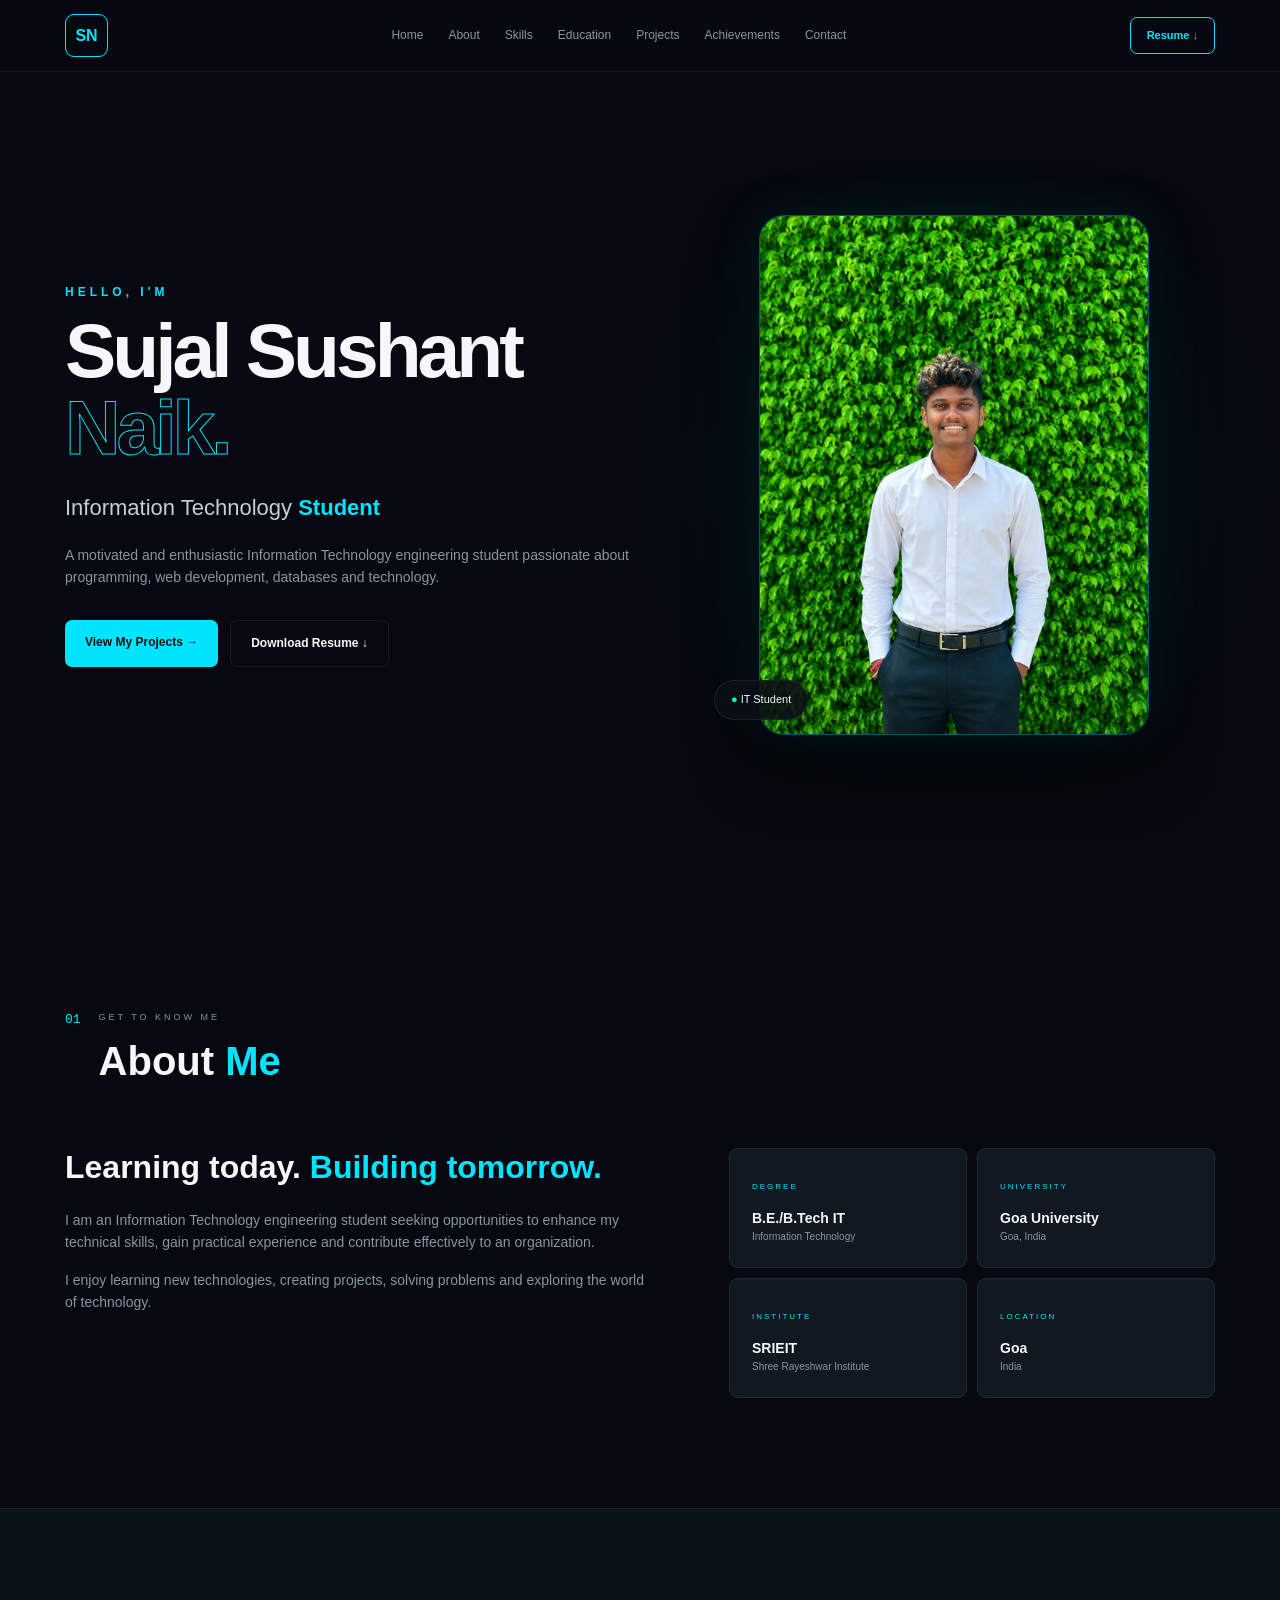
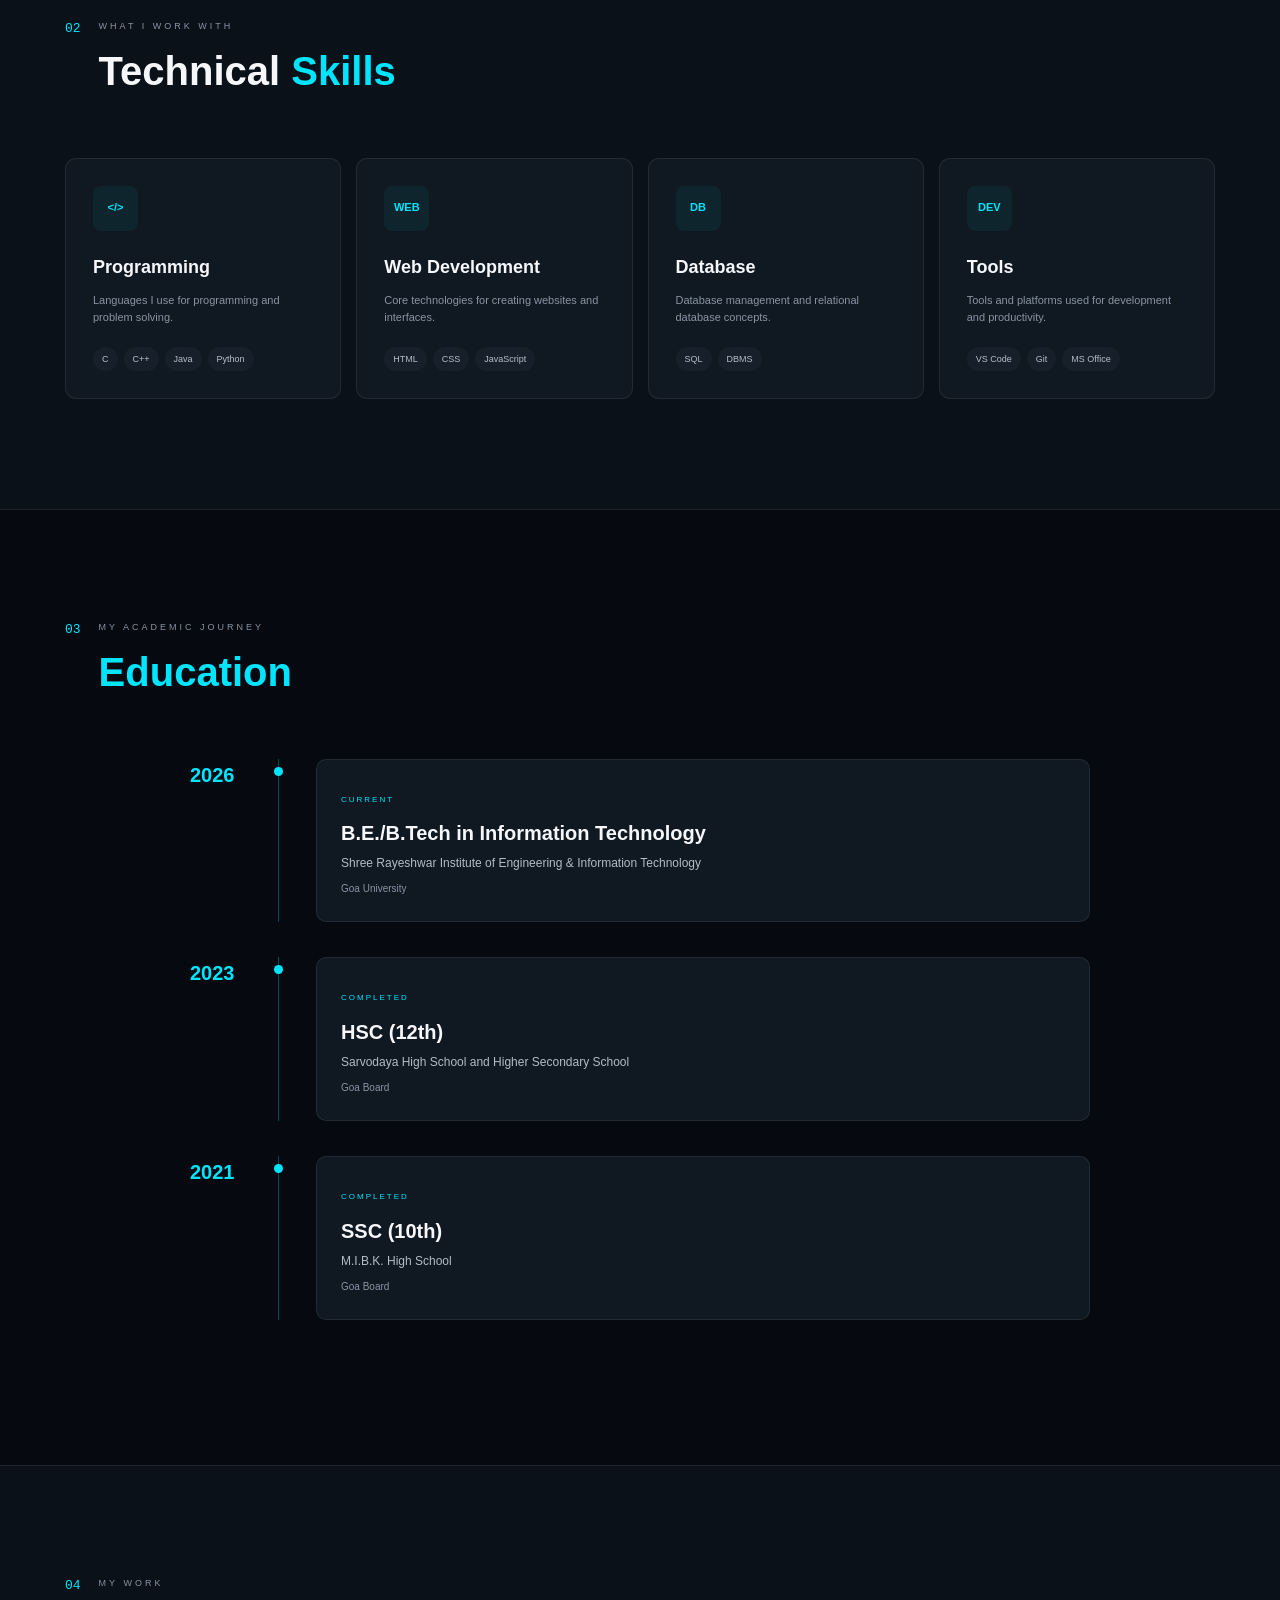
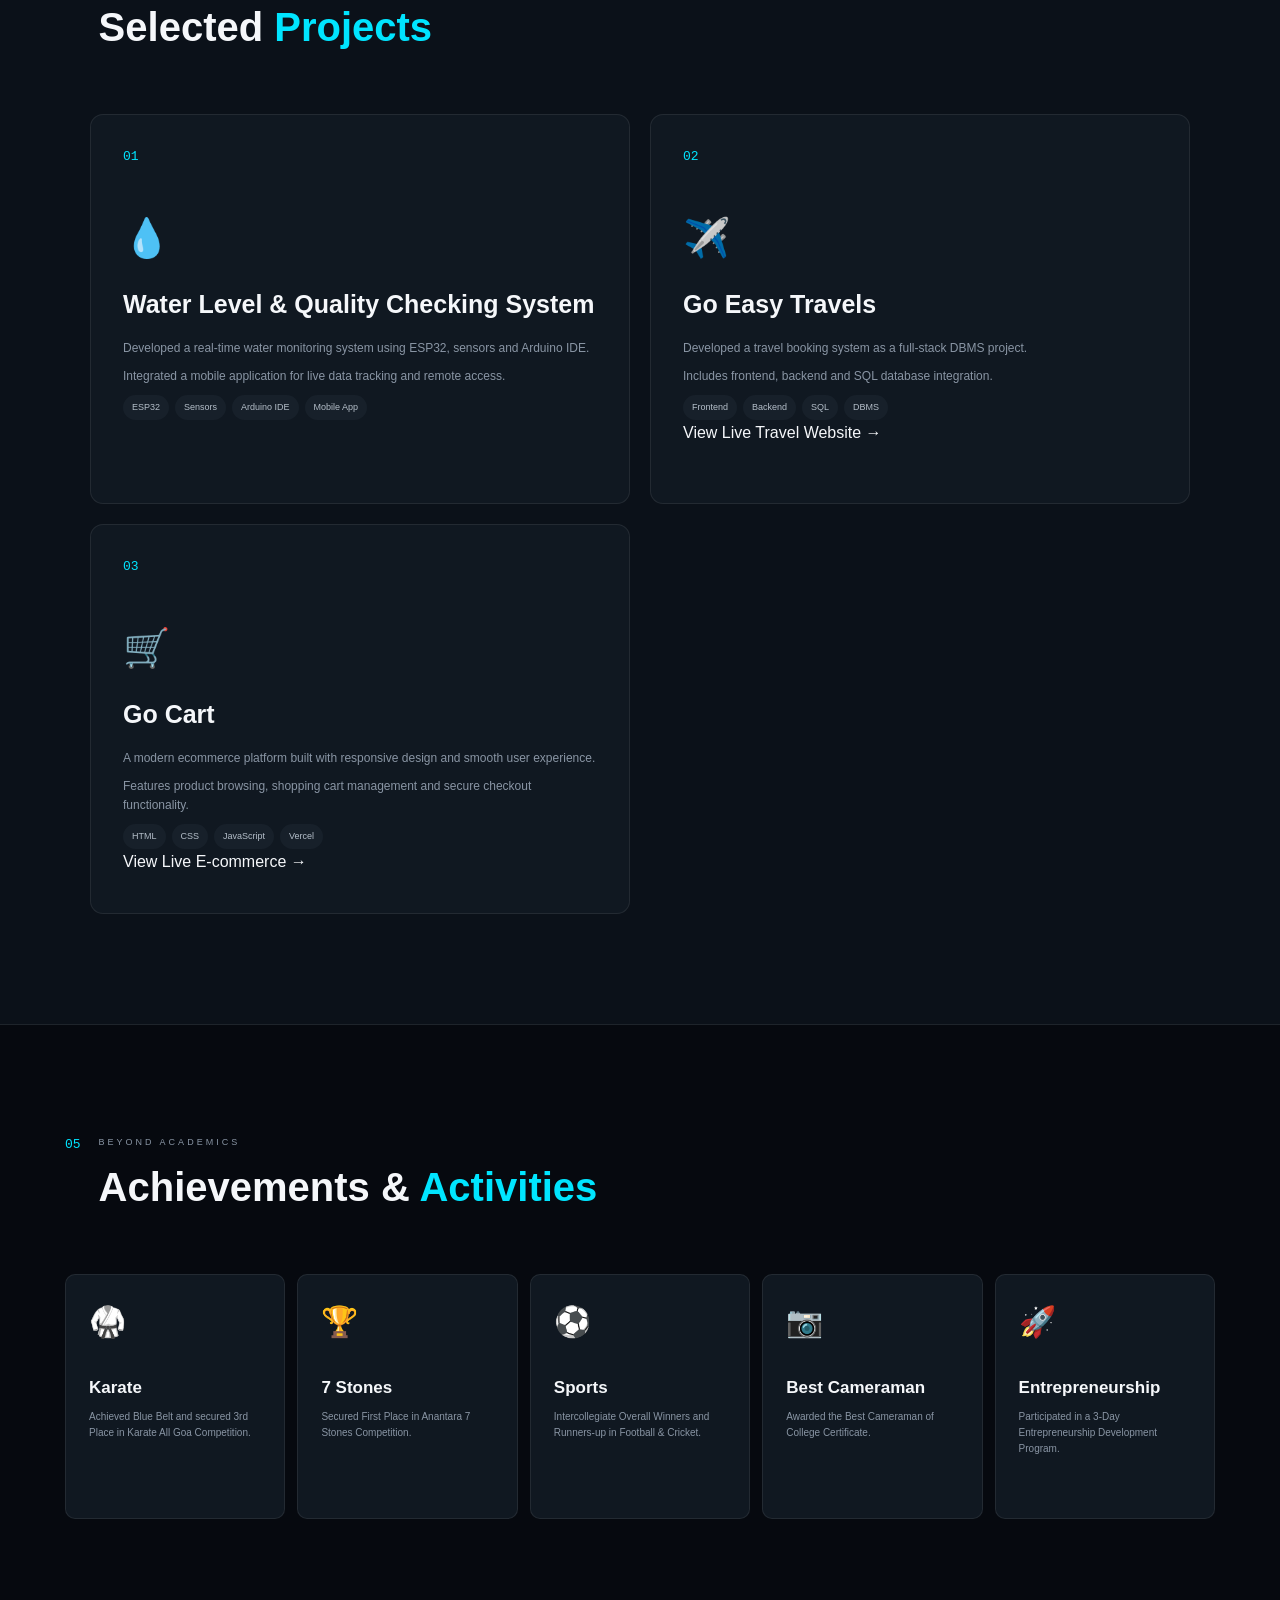
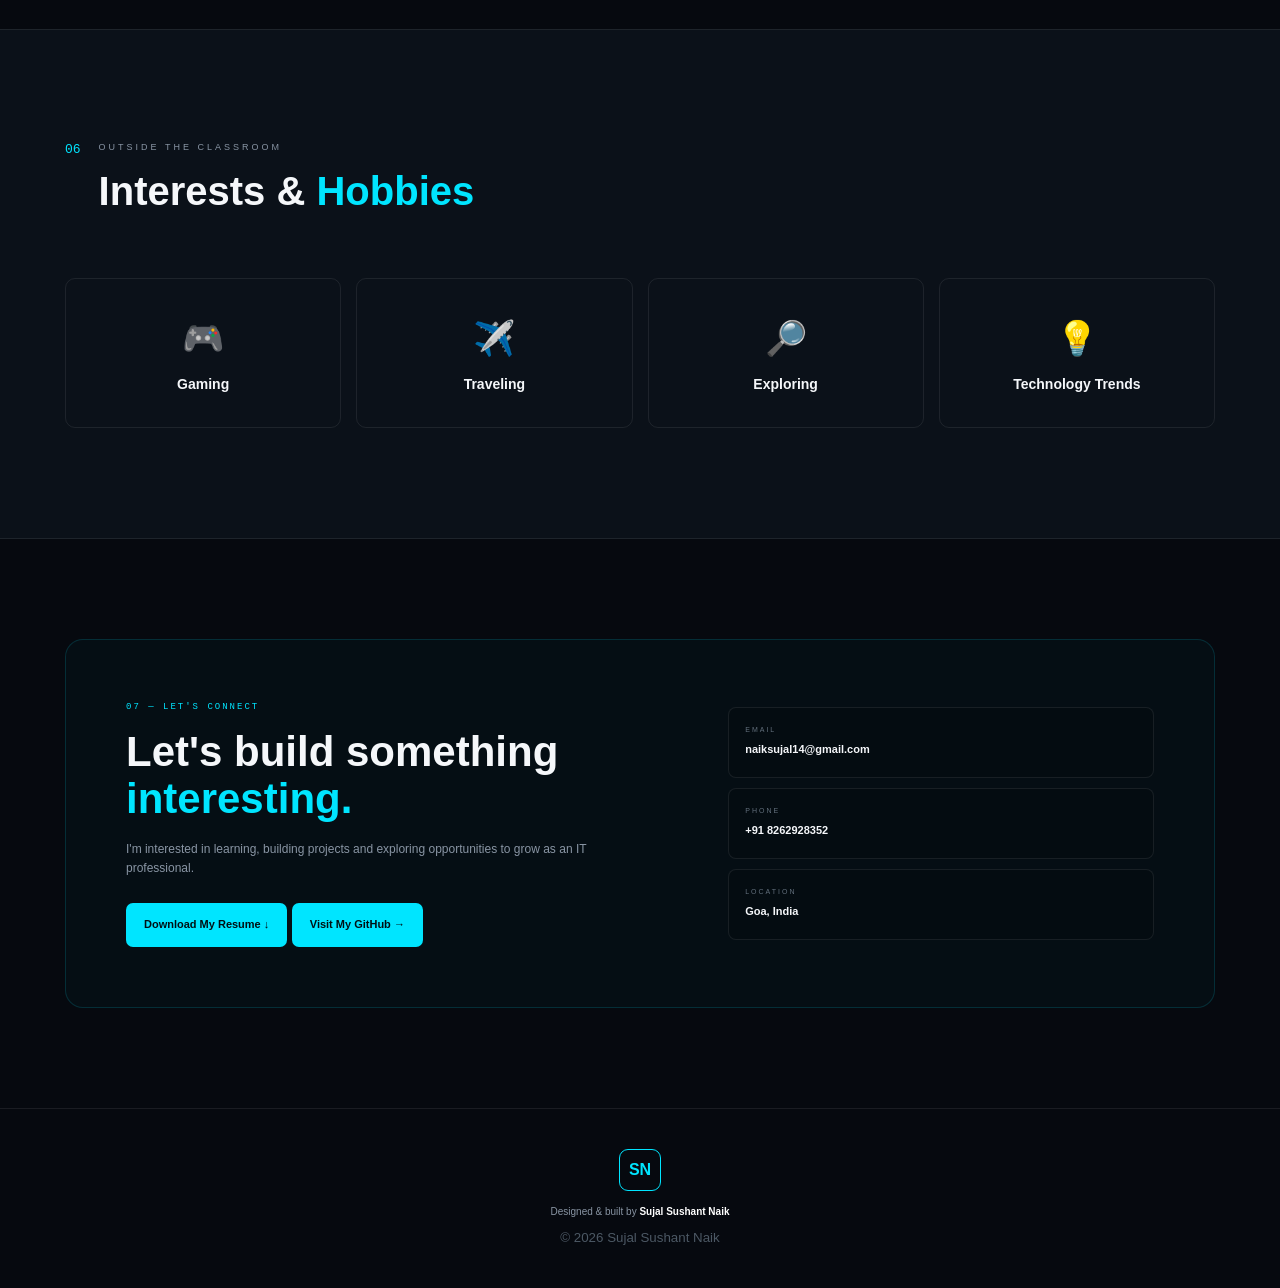
<file: index.html>
<!DOCTYPE html>
<html lang="en">
<head>
    <meta charset="UTF-8">
    <meta name="viewport" content="width=device-width, initial-scale=1.0">

    <title>Sujal Sushant Naik | Portfolio</title>

    <link rel="stylesheet" href="style.css">
</head>

<body>

    <!-- NAVBAR -->
    <header class="navbar">
        <div class="nav-container">

            <a href="#home" class="logo">SN</a>

            <nav>
                <a href="#home">Home</a>
                <a href="#about">About</a>
                <a href="#skills">Skills</a>
                <a href="#education">Education</a>
                <a href="#projects">Projects</a>
                <a href="#achievements">Achievements</a>
                <a href="#contact">Contact</a>
            </nav>

            <a href="Sujal-Naik-Resume.pdf"
               download
               class="resume-btn">
                Resume ↓
            </a>

        </div>
    </header>


    <!-- HERO -->
    <section id="home" class="hero">

        <div class="hero-content">

            <p class="small-title">HELLO, I'M</p>

            <h1>
                Sujal Sushant
                <span>Naik.</span>
            </h1>

            <h2>
                Information Technology
                <strong>Student</strong>
            </h2>

            <p class="description">
                A motivated and enthusiastic Information Technology
                engineering student passionate about programming,
                web development, databases and technology.
            </p>

            <div class="buttons">

                <a href="#projects" class="btn primary">
                    View My Projects →
                </a>

                <a href="Sujal-Naik-Resume.pdf"
                   download
                   class="btn secondary">
                    Download Resume ↓
                </a>

            </div>

        </div>


        <!-- PHOTO -->
        <div class="hero-photo">

            <div class="photo-glow"></div>

            <div class="photo-box">

                <img src="profile.png"
                     alt="Sujal Sushant Naik">

            </div>

            <div class="photo-label">
                <span>●</span>
                IT Student
            </div>

        </div>

    </section>


    <!-- ABOUT -->
    <section id="about" class="section">

        <div class="section-heading">
            <span>01</span>
            <div>
                <p>GET TO KNOW ME</p>
                <h2>About <b>Me</b></h2>
            </div>
        </div>

        <div class="about-grid">

            <div class="about-text">

                <h3>
                    Learning today.
                    <b>Building tomorrow.</b>
                </h3>

                <p>
                    I am an Information Technology engineering student
                    seeking opportunities to enhance my technical skills,
                    gain practical experience and contribute effectively
                    to an organization.
                </p>

                <p>
                    I enjoy learning new technologies, creating projects,
                    solving problems and exploring the world of technology.
                </p>

            </div>

            <div class="about-cards">

                <div class="info-card">
                    <small>DEGREE</small>
                    <h4>B.E./B.Tech IT</h4>
                    <p>Information Technology</p>
                </div>

                <div class="info-card">
                    <small>UNIVERSITY</small>
                    <h4>Goa University</h4>
                    <p>Goa, India</p>
                </div>

                <div class="info-card">
                    <small>INSTITUTE</small>
                    <h4>SRIEIT</h4>
                    <p>Shree Rayeshwar Institute</p>
                </div>

                <div class="info-card">
                    <small>LOCATION</small>
                    <h4>Goa</h4>
                    <p>India</p>
                </div>

            </div>

        </div>

    </section>


    <!-- SKILLS -->
    <section id="skills" class="section dark">

        <div class="section-heading">
            <span>02</span>
            <div>
                <p>WHAT I WORK WITH</p>
                <h2>Technical <b>Skills</b></h2>
            </div>
        </div>

        <div class="skills-grid">

            <div class="skill-card">
                <div class="skill-icon">&lt;/&gt;</div>
                <h3>Programming</h3>
                <p>
                    Languages I use for programming and
                    problem solving.
                </p>

                <div class="tags">
                    <span>C</span>
                    <span>C++</span>
                    <span>Java</span>
                    <span>Python</span>
                </div>
            </div>


            <div class="skill-card">
                <div class="skill-icon">WEB</div>
                <h3>Web Development</h3>
                <p>
                    Core technologies for creating
                    websites and interfaces.
                </p>

                <div class="tags">
                    <span>HTML</span>
                    <span>CSS</span>
                    <span>JavaScript</span>
                </div>
            </div>


            <div class="skill-card">
                <div class="skill-icon">DB</div>
                <h3>Database</h3>
                <p>
                    Database management and
                    relational database concepts.
                </p>

                <div class="tags">
                    <span>SQL</span>
                    <span>DBMS</span>
                </div>
            </div>


            <div class="skill-card">
                <div class="skill-icon">DEV</div>
                <h3>Tools</h3>
                <p>
                    Tools and platforms used for
                    development and productivity.
                </p>

                <div class="tags">
                    <span>VS Code</span>
                    <span>Git</span>
                    <span>MS Office</span>
                </div>
            </div>

        </div>

    </section>


    <!-- EDUCATION -->
    <section id="education" class="section">

        <div class="section-heading">
            <span>03</span>
            <div>
                <p>MY ACADEMIC JOURNEY</p>
                <h2><b>Education</b></h2>
            </div>
        </div>

        <div class="timeline">

            <div class="education">
                <div class="year">2026</div>

                <div class="line"></div>

                <div class="education-card">
                    <small>CURRENT</small>

                    <h3>
                        B.E./B.Tech in Information Technology
                    </h3>

                    <h4>
                        Shree Rayeshwar Institute of Engineering
                        & Information Technology
                    </h4>

                    <p>Goa University</p>
                </div>
            </div>


            <div class="education">
                <div class="year">2023</div>

                <div class="line"></div>

                <div class="education-card">
                    <small>COMPLETED</small>

                    <h3>HSC (12th)</h3>

                    <h4>
                        Sarvodaya High School and Higher
                        Secondary School
                    </h4>

                    <p>Goa Board</p>
                </div>
            </div>


            <div class="education">
                <div class="year">2021</div>

                <div class="line"></div>

                <div class="education-card">
                    <small>COMPLETED</small>

                    <h3>SSC (10th)</h3>

                    <h4>
                        M.I.B.K. High School
                    </h4>

                    <p>Goa Board</p>
                </div>
            </div>

        </div>

    </section>


    <!-- PROJECTS -->
    <section id="projects" class="section dark">

        <div class="section-heading">
            <span>04</span>
            <div>
                <p>MY WORK</p>
                <h2>Selected <b>Projects</b></h2>
            </div>
        </div>

        <div class="projects-grid">

            <article class="project-card">

                <div class="project-number">01</div>

                <div class="project-icon">💧</div>

                <h3>
                    Water Level & Quality
                    Checking System
                </h3>

                <p>
                    Developed a real-time water monitoring
                    system using ESP32, sensors and
                    Arduino IDE.
                </p>

                <p>
                    Integrated a mobile application for
                    live data tracking and remote access.
                </p>

                <div class="tags">
                    <span>ESP32</span>
                    <span>Sensors</span>
                    <span>Arduino IDE</span>
                    <span>Mobile App</span>
                </div>

            </article>


            <article class="project-card">

                <div class="project-number">02</div>

                <div class="project-icon">✈️</div>

                <h3>
                    Go Easy Travels
                </h3>

                <p>
                    Developed a travel booking system
                    as a full-stack DBMS project.
                </p>

                <p>
                    Includes frontend, backend and
                    SQL database integration.
                </p>

                <div class="tags">
                    <span>Frontend</span>
                    <span>Backend</span>
                    <span>SQL</span>
                    <span>DBMS</span>
                </div>

                <a href="https://sites.google.com/ritgoa.ac.in/goeasy-travels/home" target="_blank" rel="noopener noreferrer" class="project-link">
                    View Live Travel Website →
                </a>

            </article>


            <article class="project-card">

                <div class="project-number">03</div>

                <div class="project-icon">🛒</div>

                <h3>
                    Go Cart
                </h3>

                <p>
                    A modern ecommerce platform built with
                    responsive design and smooth user experience.
                </p>

                <p>
                    Features product browsing, shopping cart management
                    and secure checkout functionality.
                </p>

                <div class="tags">
                    <span>HTML</span>
                    <span>CSS</span>
                    <span>JavaScript</span>
                    <span>Vercel</span>
                </div>

                <a href="https://go-cart-three-psi.vercel.app/" target="_blank" rel="noopener noreferrer" class="project-link">
                    View Live E-commerce →
                </a>

            </article>

        </div>

    </section>


    <!-- ACHIEVEMENTS -->
    <section id="achievements" class="section">

        <div class="section-heading">
            <span>05</span>
            <div>
                <p>BEYOND ACADEMICS</p>
                <h2>Achievements & <b>Activities</b></h2>
            </div>
        </div>

        <div class="achievement-grid">

            <div class="achievement">
                <div>🥋</div>
                <h3>Karate</h3>
                <p>
                    Achieved Blue Belt and secured
                    3rd Place in Karate All Goa Competition.
                </p>
            </div>

            <div class="achievement">
                <div>🏆</div>
                <h3>7 Stones</h3>
                <p>
                    Secured First Place in
                    Anantara 7 Stones Competition.
                </p>
            </div>

            <div class="achievement">
                <div>⚽</div>
                <h3>Sports</h3>
                <p>
                    Intercollegiate Overall Winners
                    and Runners-up in Football & Cricket.
                </p>
            </div>

            <div class="achievement">
                <div>📷</div>
                <h3>Best Cameraman</h3>
                <p>
                    Awarded the Best Cameraman
                    of College Certificate.
                </p>
            </div>

            <div class="achievement">
                <div>🚀</div>
                <h3>Entrepreneurship</h3>
                <p>
                    Participated in a 3-Day
                    Entrepreneurship Development Program.
                </p>
            </div>

        </div>

    </section>


    <!-- INTERESTS -->
    <section class="section dark">

        <div class="section-heading">
            <span>06</span>
            <div>
                <p>OUTSIDE THE CLASSROOM</p>
                <h2>Interests & <b>Hobbies</b></h2>
            </div>
        </div>

        <div class="interests">

            <div>
                <span>🎮</span>
                <h3>Gaming</h3>
            </div>

            <div>
                <span>✈️</span>
                <h3>Traveling</h3>
            </div>

            <div>
                <span>🔎</span>
                <h3>Exploring</h3>
            </div>

            <div>
                <span>💡</span>
                <h3>Technology Trends</h3>
            </div>

        </div>

    </section>


    <!-- CONTACT -->
    <section id="contact" class="contact">

        <div class="contact-container">

            <div>

                <p class="contact-label">
                    07 — LET'S CONNECT
                </p>

                <h2>
                    Let's build something
                    <span>interesting.</span>
                </h2>

                <p class="contact-text">
                    I'm interested in learning,
                    building projects and exploring
                    opportunities to grow as an
                    IT professional.
                </p>

                <a href="Sujal-Naik-Resume.pdf"
                   download
                   class="download">
                    Download My Resume ↓
                </a>

                <a href="https://github.com/sujalnaik-cmd"
                   target="_blank"
                   rel="noopener noreferrer"
                   class="download">
                    Visit My GitHub →
                </a>

            </div>


            <div class="contact-details">

                <a href="mailto:naiksujal14@gmail.com">
                    <small>EMAIL</small>
                    <strong>naiksujal14@gmail.com</strong>
                </a>

                <a href="tel:+918262928352">
                    <small>PHONE</small>
                    <strong>+91 8262928352</strong>
                </a>

                <div>
                    <small>LOCATION</small>
                    <strong>Goa, India</strong>
                </div>

            </div>

        </div>

    </section>


    <!-- FOOTER -->
    <footer>

        <div class="footer-logo">SN</div>

        <p>
            Designed & built by
            <strong>Sujal Sushant Naik</strong>
        </p>

        <small>
            © 2026 Sujal Sushant Naik
        </small>

    </footer>

</body>
</html>
</file>
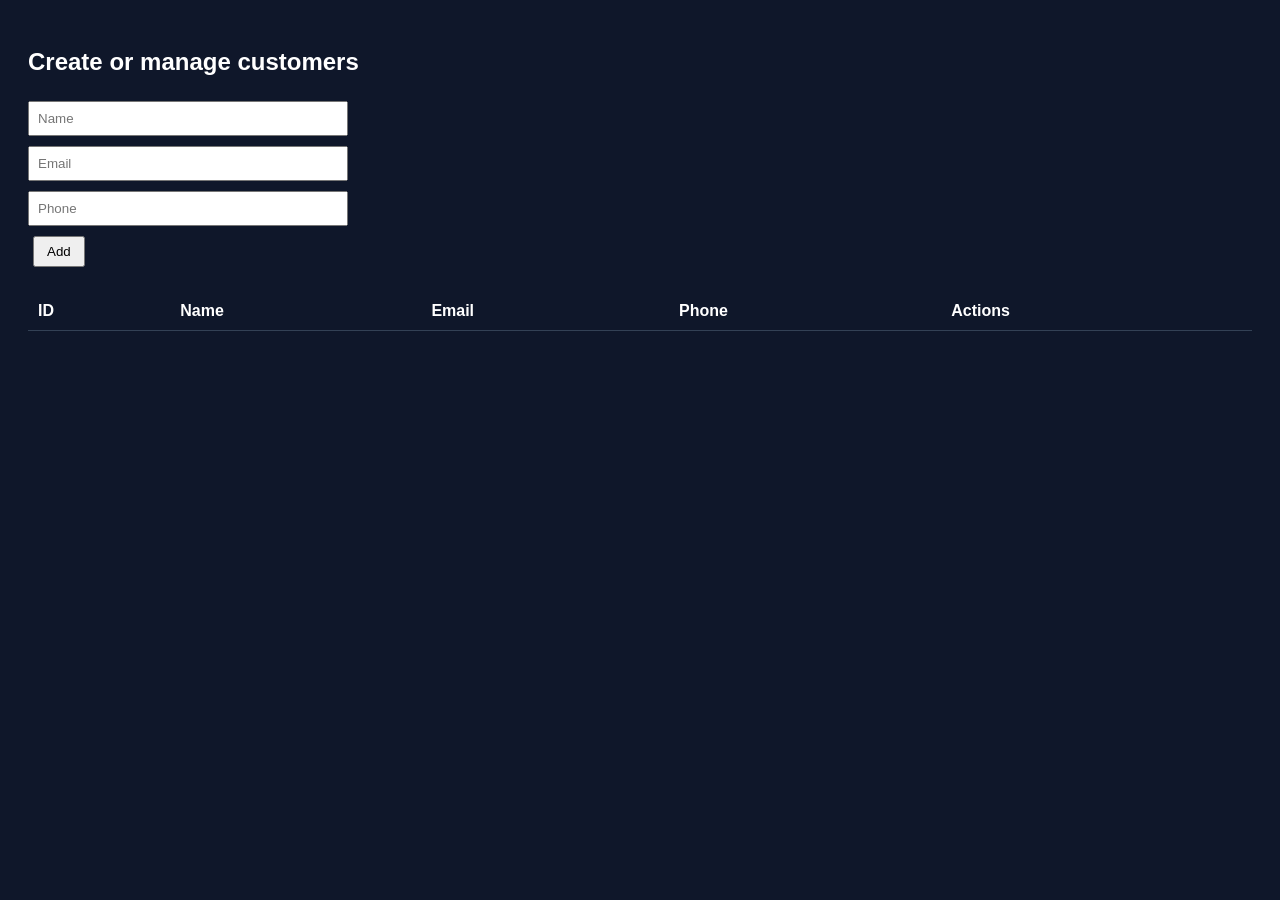
<file: sujal mini dbms project.html>
<!DOCTYPE html>
<html lang="en">
<head>
    <meta charset="UTF-8">
    <title>Customers</title>

    <style>
        body {
            background: #0f172a;
            color: white;
            font-family: Arial;
            padding: 20px;
        }

        input {
            width: 300px;
            padding: 8px;
            margin: 5px 0;
        }

        button {
            padding: 6px 12px;
            margin: 5px;
            cursor: pointer;
        }

        table {
            width: 100%;
            margin-top: 20px;
            border-collapse: collapse;
        }

        th,
        td {
            padding: 10px;
            border-bottom: 1px solid #334155;
            text-align: left;
        }

        .edit {
            background: #2563eb;
            color: white;
            border: none;
        }

        .delete {
            background: #dc2626;
            color: white;
            border: none;
        }
    </style>
</head>

<body>

    <h2>Create or manage customers</h2>

    <div>
        <input id="name" placeholder="Name">
        <br>

        <input id="email" placeholder="Email">
        <br>

        <input id="phone" placeholder="Phone">
        <br>

        <button onclick="save()">Add</button>
    </div>

    <table>
        <thead>
            <tr>
                <th>ID</th>
                <th>Name</th>
                <th>Email</th>
                <th>Phone</th>
                <th>Actions</th>
            </tr>
        </thead>

        <tbody id="tbody"></tbody>
    </table>

    <script>

        let editingId = null;

        const API = "http://localhost:5000/customers";


        // Load customers
        function load() {

            fetch(API)
                .then(res => res.json())
                .then(data => {

                    const tbody = document.getElementById("tbody");

                    tbody.innerHTML = "";

                    data.forEach(c => {

                        tbody.innerHTML += `
                            <tr>
                                <td>${c.id}</td>
                                <td>${c.name}</td>
                                <td>${c.email}</td>
                                <td>${c.phone}</td>

                                <td>
                                    <button
                                        class="edit"
                                        onclick="edit(${c.id})">
                                        Edit
                                    </button>

                                    <button
                                        class="delete"
                                        onclick="removeCustomer(${c.id})">
                                        Delete
                                    </button>
                                </td>
                            </tr>
                        `;

                    });

                });
        }


        // Add or update customer
        function save() {

            const body = {

                name: document.getElementById("name").value,

                email: document.getElementById("email").value,

                phone: document.getElementById("phone").value

            };


            const method = editingId ? "PUT" : "POST";


            const url = editingId
                ? `${API}/${editingId}`
                : API;


            fetch(url, {

                method: method,

                headers: {
                    "Content-Type": "application/json"
                },

                body: JSON.stringify(body)

            })

            .then(() => {

                editingId = null;

                document.getElementById("name").value = "";

                document.getElementById("email").value = "";

                document.getElementById("phone").value = "";

                load();

            });

        }


        // Edit customer
        function edit(id) {

            fetch(API)

                .then(res => res.json())

                .then(data => {

                    const c = data.find(x => x.id === id);

                    document.getElementById("name").value = c.name;

                    document.getElementById("email").value = c.email;

                    document.getElementById("phone").value = c.phone;

                    editingId = id;

                });

        }


        // Delete customer
        function removeCustomer(id) {

            fetch(`${API}/${id}`, {

                method: "DELETE"

            }).then(load);

        }


        // Load data when page opens
        load();

    </script>

</body>
</html>
</file>
<file: style.css>
/* ================================
   VARIABLES
================================ */

:root {
    --bg: #06090f;
    --bg2: #0b1119;
    --card: #101821;
    --text: #f5f7fa;
    --muted: #8995a4;
    --blue: #00e5ff;
    --green: #00ffa3;
    --border: rgba(255,255,255,0.08);
}


/* ================================
   RESET
================================ */

* {
    margin: 0;
    padding: 0;
    box-sizing: border-box;
}

html {
    scroll-behavior: smooth;
}

body {
    background: var(--bg);
    color: var(--text);
    font-family: Arial, Helvetica, sans-serif;
    line-height: 1.6;
    overflow-x: hidden;
}

a {
    text-decoration: none;
    color: inherit;
}


/* ================================
   NAVBAR
================================ */

.navbar {
    position: fixed;
    top: 0;
    width: 100%;
    height: 72px;
    z-index: 1000;

    background: rgba(6,9,15,0.85);
    backdrop-filter: blur(15px);

    border-bottom: 1px solid var(--border);
}

.nav-container {
    max-width: 1200px;
    height: 100%;
    margin: auto;
    padding: 0 25px;

    display: flex;
    align-items: center;
    justify-content: space-between;
}

.logo {
    width: 43px;
    height: 43px;

    display: flex;
    align-items: center;
    justify-content: center;

    border: 1px solid var(--blue);
    border-radius: 9px;

    color: var(--blue);
    font-weight: bold;
}

nav {
    display: flex;
    gap: 25px;
}

nav a {
    color: var(--muted);
    font-size: 12px;
    transition: 0.3s;
}

nav a:hover {
    color: var(--blue);
}

.resume-btn {
    padding: 9px 16px;

    border: 1px solid var(--blue);
    border-radius: 7px;

    color: var(--blue);
    font-size: 11px;
    font-weight: bold;

    transition: 0.3s;
}

.resume-btn:hover {
    background: var(--blue);
    color: #001014;
}


/* ================================
   HERO
================================ */

.hero {
    min-height: 100vh;
    max-width: 1200px;
    margin: auto;

    padding: 130px 25px 80px;

    display: grid;
    grid-template-columns: 1fr 0.9fr;

    align-items: center;
    gap: 50px;
}

.small-title {
    color: var(--blue);
    letter-spacing: 4px;
    font-size: 12px;
    font-weight: bold;
}

.hero h1 {
    margin-top: 10px;

    font-size: clamp(50px, 6vw, 80px);
    line-height: 1;

    letter-spacing: -4px;
}

.hero h1 span {
    display: block;

    color: transparent;
    -webkit-text-stroke: 1px var(--blue);
}

.hero h2 {
    margin-top: 25px;

    color: #c5ced8;
    font-size: 22px;
    font-weight: normal;
}

.hero h2 strong {
    color: var(--blue);
}

.description {
    max-width: 580px;

    margin-top: 18px;

    color: var(--muted);
    font-size: 14px;
}


/* BUTTONS */

.buttons {
    display: flex;
    gap: 12px;
    margin-top: 32px;
}

.btn {
    padding: 13px 20px;

    border-radius: 7px;

    font-size: 12px;
    font-weight: bold;

    transition: 0.3s;
}

.primary {
    background: var(--blue);
    color: #001014;
}

.primary:hover {
    transform: translateY(-3px);
    box-shadow: 0 10px 30px rgba(0,229,255,0.2);
}

.secondary {
    border: 1px solid var(--border);
}

.secondary:hover {
    border-color: var(--blue);
    color: var(--blue);
}


/* ================================
   PHOTO
================================ */

.hero-photo {
    position: relative;

    height: 560px;

    display: flex;
    align-items: center;
    justify-content: center;
}

.photo-glow {
    position: absolute;

    width: 350px;
    height: 350px;

    background: var(--blue);

    opacity: 0.08;
    filter: blur(100px);

    border-radius: 50%;
}

.photo-box {
    position: relative;
    z-index: 2;

    width: 390px;
    height: 520px;

    overflow: hidden;

    border-radius: 25px;

    border: 1px solid rgba(0,229,255,0.35);

    box-shadow:
        0 0 60px rgba(0,229,255,0.08),
        0 30px 60px rgba(0,0,0,0.5);
}

.photo-box img {
    width: 100%;
    height: 100%;

    object-fit: cover;
    object-position: center top;

    transition: 0.5s;
}

.photo-box:hover img {
    transform: scale(1.04);
}

.photo-label {
    position: absolute;
    z-index: 5;

    bottom: 35px;
    left: 20px;

    padding: 10px 16px;

    background: rgba(10,15,22,0.9);

    border: 1px solid var(--border);

    border-radius: 20px;

    font-size: 11px;
}

.photo-label span {
    color: var(--green);
}


/* ================================
   SECTIONS
================================ */

.section {
    max-width: 1200px;
    margin: auto;

    padding: 110px 25px;
}

.dark {
    max-width: none;

    padding-left: max(25px, calc((100% - 1150px) / 2));
    padding-right: max(25px, calc((100% - 1150px) / 2));

    background: var(--bg2);

    border-top: 1px solid var(--border);
    border-bottom: 1px solid var(--border);
}

.section-heading {
    display: flex;
    gap: 18px;

    margin-bottom: 55px;
}

.section-heading > span {
    color: var(--blue);
    font-family: monospace;
}

.section-heading p {
    color: var(--muted);
    font-size: 9px;
    letter-spacing: 3px;
}

.section-heading h2 {
    margin-top: 5px;

    font-size: 40px;
}

.section-heading b {
    color: var(--blue);
}


/* ================================
   ABOUT
================================ */

.about-grid {
    display: grid;
    grid-template-columns: 1.1fr 0.9fr;
    gap: 70px;
}

.about-text h3 {
    font-size: 32px;
    line-height: 1.2;
    margin-bottom: 22px;
}

.about-text h3 b {
    color: var(--blue);
}

.about-text p {
    color: var(--muted);
    font-size: 14px;
    margin-bottom: 15px;
}

.about-cards {
    display: grid;
    grid-template-columns: 1fr 1fr;
    gap: 10px;
}

.info-card {
    padding: 22px;

    background: var(--card);

    border: 1px solid var(--border);
    border-radius: 9px;
}

.info-card small {
    color: var(--blue);
    font-size: 8px;
    letter-spacing: 2px;
}

.info-card h4 {
    margin-top: 10px;
    font-size: 14px;
}

.info-card p {
    color: var(--muted);
    font-size: 10px;
}


/* ================================
   SKILLS
================================ */

.skills-grid {
    max-width: 1150px;
    margin: auto;

    display: grid;
    grid-template-columns: repeat(4,1fr);

    gap: 15px;
}

.skill-card {
    padding: 27px;

    background: var(--card);

    border: 1px solid var(--border);
    border-radius: 11px;

    transition: 0.3s;
}

.skill-card:hover {
    transform: translateY(-7px);
    border-color: rgba(0,229,255,0.35);
}

.skill-icon {
    width: 45px;
    height: 45px;

    display: flex;
    align-items: center;
    justify-content: center;

    background: rgba(0,229,255,0.06);

    border-radius: 8px;

    color: var(--blue);

    font-size: 11px;
    font-weight: bold;
}

.skill-card h3 {
    margin-top: 22px;
    font-size: 18px;
}

.skill-card p {
    color: var(--muted);
    font-size: 11px;
    margin: 10px 0 20px;
}

.tags {
    display: flex;
    flex-wrap: wrap;
    gap: 6px;
}

.tags span {
    padding: 5px 9px;

    background: #17202a;

    border-radius: 20px;

    color: #b5bfca;

    font-size: 9px;
}


/* ================================
   EDUCATION
================================ */

.timeline {
    max-width: 900px;
    margin: auto;
}

.education {
    display: grid;
    grid-template-columns: 70px 20px 1fr;

    gap: 18px;

    margin-bottom: 35px;
}

.year {
    color: var(--blue);
    font-size: 20px;
    font-weight: bold;
}

.line {
    border-left: 1px solid rgba(0,229,255,0.3);
    position: relative;
}

.line::before {
    content: "";

    position: absolute;

    width: 9px;
    height: 9px;

    background: var(--blue);

    border-radius: 50%;

    left: -5px;
    top: 8px;
}

.education-card {
    padding: 24px;

    background: var(--card);

    border: 1px solid var(--border);

    border-radius: 10px;
}

.education-card small {
    color: var(--blue);
    letter-spacing: 2px;
    font-size: 8px;
}

.education-card h3 {
    margin: 8px 0 5px;
    font-size: 20px;
}

.education-card h4 {
    color: #b2bcc7;
    font-size: 12px;
    font-weight: normal;
}

.education-card p {
    color: var(--muted);
    font-size: 10px;
    margin-top: 8px;
}


/* ================================
   PROJECTS
================================ */

.projects-grid {
    max-width: 1100px;
    margin: auto;

    display: grid;
    grid-template-columns: 1fr 1fr;

    gap: 20px;
}

.project-card {
    padding: 32px;
    min-height: 390px;

    background: var(--card);

    border: 1px solid var(--border);
    border-radius: 13px;

    transition: 0.3s;
}

.project-card:hover {
    transform: translateY(-7px);
    border-color: rgba(0,229,255,0.35);
}

.project-number {
    color: var(--blue);
    font-family: monospace;
}

.project-icon {
    font-size: 38px;
    margin-top: 40px;
}

.project-card h3 {
    margin: 15px 0;

    font-size: 25px;
}

.project-card p {
    color: var(--muted);
    font-size: 12px;
    margin-bottom: 9px;
}


/* ================================
   ACHIEVEMENTS
================================ */

.achievement-grid {
    display: grid;
    grid-template-columns: repeat(5,1fr);
    gap: 12px;
}

.achievement {
    min-height: 245px;
    padding: 23px;

    background: var(--card);

    border: 1px solid var(--border);
    border-radius: 10px;

    transition: 0.3s;
}

.achievement:hover {
    transform: translateY(-6px);
    border-color: rgba(0,229,255,0.35);
}

.achievement div {
    font-size: 30px;
}

.achievement h3 {
    margin-top: 28px;
    font-size: 17px;
}

.achievement p {
    color: var(--muted);
    font-size: 10px;
    margin-top: 8px;
}


/* ================================
   INTERESTS
================================ */

.interests {
    display: grid;
    grid-template-columns: repeat(4,1fr);
    gap: 15px;
}

.interests div {
    height: 150px;

    display: flex;
    flex-direction: column;
    align-items: center;
    justify-content: center;

    border: 1px solid var(--border);
    border-radius: 10px;

    transition: 0.3s;
}

.interests div:hover {
    border-color: var(--blue);
    transform: translateY(-5px);
}

.interests span {
    font-size: 34px;
}

.interests h3 {
    margin-top: 8px;
    font-size: 14px;
}


/* ================================
   CONTACT
================================ */

.contact {
    max-width: 1200px;
    margin: auto;

    padding: 100px 25px;
}

.contact-container {
    padding: 60px;

    display: grid;
    grid-template-columns: 1fr 0.8fr;

    gap: 70px;

    border: 1px solid rgba(0,229,255,0.15);
    border-radius: 18px;

    background: rgba(0,229,255,0.025);
}

.contact-label {
    color: var(--blue);
    font-family: monospace;
    font-size: 9px;
    letter-spacing: 2px;
}

.contact h2 {
    margin-top: 15px;

    font-size: 42px;
    line-height: 1.1;
}

.contact h2 span {
    color: var(--blue);
}

.contact-text {
    max-width: 500px;

    color: var(--muted);

    font-size: 12px;

    margin-top: 18px;
}

.download {
    display: inline-block;

    margin-top: 25px;

    padding: 13px 18px;

    background: var(--blue);

    color: #001014;

    border-radius: 7px;

    font-size: 11px;
    font-weight: bold;

    transition: 0.3s;
}

.download:hover {
    transform: translateY(-3px);
}

.contact-details {
    display: flex;
    flex-direction: column;
    justify-content: center;
    gap: 10px;
}

.contact-details a,
.contact-details div {
    padding: 16px;

    border: 1px solid var(--border);

    border-radius: 8px;

    background: rgba(0,0,0,0.12);
}

.contact-details small {
    display: block;

    color: #63707d;

    font-size: 7px;
    letter-spacing: 2px;
}

.contact-details strong {
    font-size: 11px;
}


/* ================================
   FOOTER
================================ */

footer {
    text-align: center;

    padding: 40px 20px;

    border-top: 1px solid var(--border);

    color: var(--muted);
}

.footer-logo {
    width: 42px;
    height: 42px;

    display: flex;
    align-items: center;
    justify-content: center;

    margin: auto auto 13px;

    border: 1px solid var(--blue);
    border-radius: 9px;

    color: var(--blue);
    font-weight: bold;
}

footer p {
    font-size: 10px;
}

footer strong {
    color: white;
}

footer small {
    display: block;
    margin-top: 7px;
    color: #4c5864;
}


/* ================================
   RESPONSIVE
================================ */

@media (max-width: 1000px) {

    nav {
        display: none;
    }

    .hero {
        grid-template-columns: 1fr;
        text-align: center;
    }

    .hero-content {
        display: flex;
        flex-direction: column;
        align-items: center;
    }

    .description {
        margin-left: auto;
        margin-right: auto;
    }

    .about-grid {
        grid-template-columns: 1fr;
    }

    .skills-grid {
        grid-template-columns: 1fr 1fr;
    }

    .achievement-grid {
        grid-template-columns: 1fr 1fr;
    }

    .contact-container {
        grid-template-columns: 1fr;
    }
}


@media (max-width: 600px) {

    .hero {
        padding: 110px 18px 70px;
    }

    .hero h1 {
        font-size: 47px;
        letter-spacing: -2px;
    }

    .hero h2 {
        font-size: 17px;
    }

    .buttons {
        width: 100%;
        flex-direction: column;
    }

    .btn {
        text-align: center;
    }

    .hero-photo {
        height: 450px;
    }

    .photo-box {
        width: 285px;
        height: 400px;
    }

    .section {
        padding: 80px 18px;
    }

    .section-heading h2 {
        font-size: 31px;
    }

    .about-text h3 {
        font-size: 27px;
    }

    .about-cards {
        grid-template-columns: 1fr;
    }

    .skills-grid {
        grid-template-columns: 1fr;
    }

    .projects-grid {
        grid-template-columns: 1fr;
    }

    .achievement-grid {
        grid-template-columns: 1fr;
    }

    .interests {
        grid-template-columns: 1fr 1fr;
    }

    .education {
        grid-template-columns: 45px 18px 1fr;
        gap: 10px;
    }

    .education-card {
        padding: 17px;
    }

    .education-card h3 {
        font-size: 16px;
    }

    .contact {
        padding: 70px 18px;
    }

    .contact-container {
        padding: 30px 20px;
    }

    .contact h2 {
        font-size: 31px;
    }
}


@media (max-width: 380px) {

    .hero h1 {
        font-size: 40px;
    }

    .interests {
        grid-template-columns: 1fr;
    }
}
</file>
